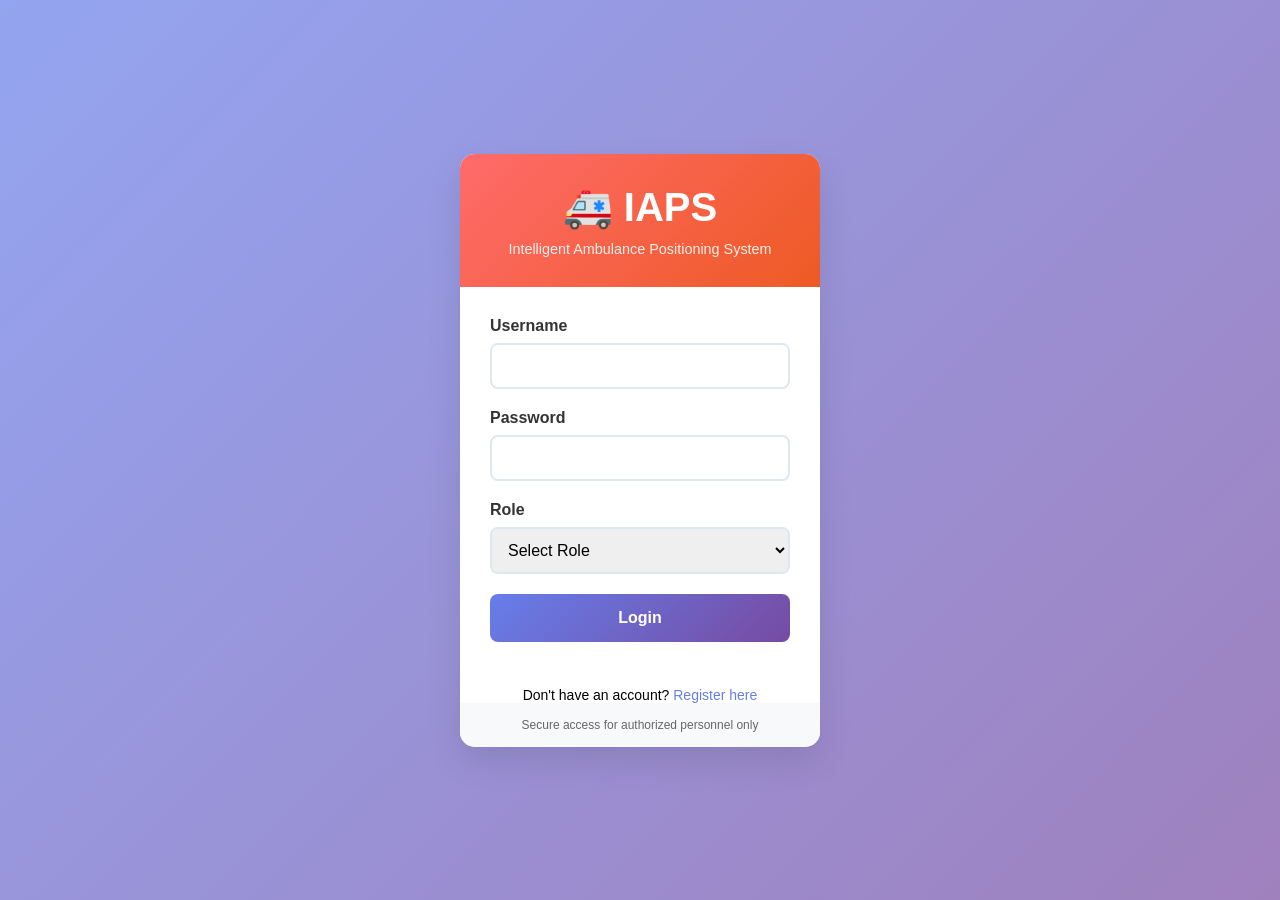
<file: index.html>
<!DOCTYPE html>
<html lang="en">
<head>
    <meta charset="UTF-8">
    <meta name="viewport" content="width=device-width, initial-scale=1.0">
    <title>Intelligent Ambulance Positioning System - Login</title>
    <link rel="stylesheet" href="styles.css">
</head>
<body>
    <div class="container">
        <div class="login-card">
            <div class="header">
                <h1>🚑 IAPS</h1>
                <p>Intelligent Ambulance Positioning System</p>
            </div>
            
            <form id="loginForm" class="login-form">
                <div class="form-group">
                    <label for="username">Username</label>
                    <input type="text" id="username" name="username" required>
                </div>
                
                <div class="form-group">
                    <label for="password">Password</label>
                    <input type="password" id="password" name="password" required>
                </div>
                
                <div class="form-group">
                    <label for="role">Role</label>
                    <select id="role" name="role" required>
                        <option value="">Select Role</option>
                        <option value="operator">Emergency Operator</option>
                        <option value="admin">Administrator</option>
                        <option value="analyst">Data Analyst</option>
                    </select>
                </div>
                
                <button type="submit" class="login-btn">Login</button>
                
                <div id="error-message" class="error-message"></div>
            </form>
            
            <div class="register-link">
                <p>Don't have an account? <a href="register.html">Register here</a></p>
            </div>
            
            <div class="footer">
                <p>Secure access for authorized personnel only</p>
            </div>
        </div>
    </div>
    
    <script src="script.js"></script>
</body>
</html>
</file>
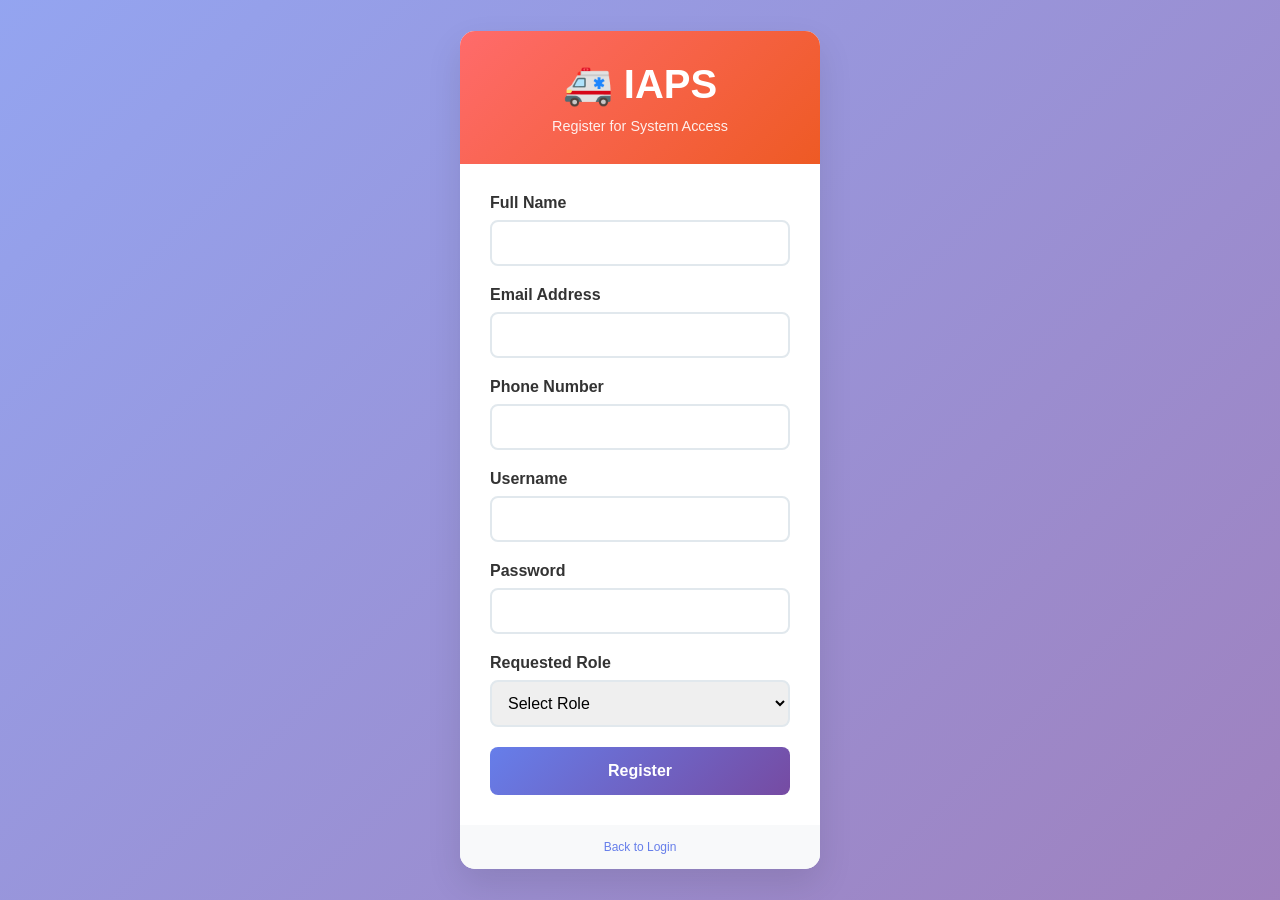
<file: register.html>
<!DOCTYPE html>
<html lang="en">
<head>
    <meta charset="UTF-8">
    <meta name="viewport" content="width=device-width, initial-scale=1.0">
    <title>IAPS - Register</title>
    <link rel="stylesheet" href="styles.css">
</head>
<body>
    <div class="container">
        <div class="login-card">
            <div class="header">
                <h1>🚑 IAPS</h1>
                <p>Register for System Access</p>
            </div>
            
            <form id="registerForm" class="login-form">
                <div class="form-group">
                    <label for="fullName">Full Name</label>
                    <input type="text" id="fullName" name="fullName" required>
                </div>
                
                <div class="form-group">
                    <label for="email">Email Address</label>
                    <input type="email" id="email" name="email" required>
                </div>
                
                <div class="form-group">
                    <label for="phone">Phone Number</label>
                    <input type="tel" id="phone" name="phone" required>
                </div>
                
                <div class="form-group">
                    <label for="newUsername">Username</label>
                    <input type="text" id="newUsername" name="newUsername" required>
                </div>
                
                <div class="form-group">
                    <label for="newPassword">Password</label>
                    <input type="password" id="newPassword" name="newPassword" required>
                </div>
                
                <div class="form-group">
                    <label for="requestedRole">Requested Role</label>
                    <select id="requestedRole" name="requestedRole" required>
                        <option value="">Select Role</option>
                        <option value="operator">Emergency Operator</option>
                        <option value="analyst">Data Analyst</option>
                    </select>
                </div>
                
                <button type="submit" class="login-btn">Register</button>
                
                <div id="error-message" class="error-message"></div>
                <div id="success-message" class="success-message"></div>
            </form>
            
            <div class="footer">
                <p><a href="index.html">Back to Login</a></p>
            </div>
        </div>
    </div>
    
    <script src="register.js"></script>
</body>
</html>
</file>
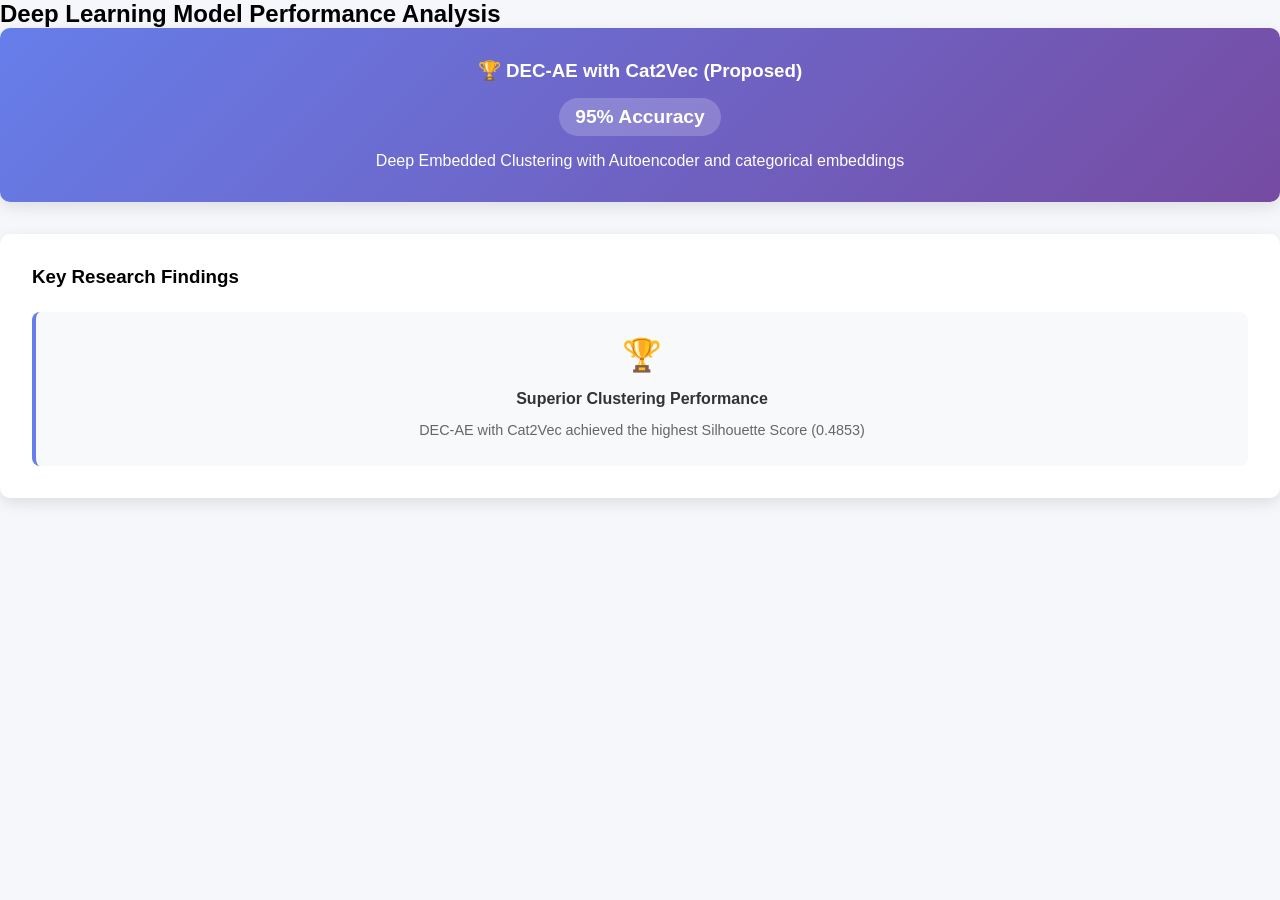
<file: test-analysis.html>
<!DOCTYPE html>
<html>
<head>
    <title>Model Analysis Test</title>
    <link rel="stylesheet" href="dashboard.css">
</head>
<body>
    <div id="analysis" class="content-section active">
        <h2>Deep Learning Model Performance Analysis</h2>
        
        <div class="analysis-overview">
            <div class="model-card featured">
                <h3>🏆 DEC-AE with Cat2Vec (Proposed)</h3>
                <div class="accuracy-badge">95% Accuracy</div>
                <p>Deep Embedded Clustering with Autoencoder and categorical embeddings</p>
            </div>
        </div>
        
        <div class="key-findings">
            <h3>Key Research Findings</h3>
            <div class="findings-grid">
                <div class="finding-card">
                    <div class="finding-icon">🏆</div>
                    <h4>Superior Clustering Performance</h4>
                    <p>DEC-AE with Cat2Vec achieved the highest Silhouette Score (0.4853)</p>
                </div>
            </div>
        </div>
    </div>
</body>
</html>
</file>
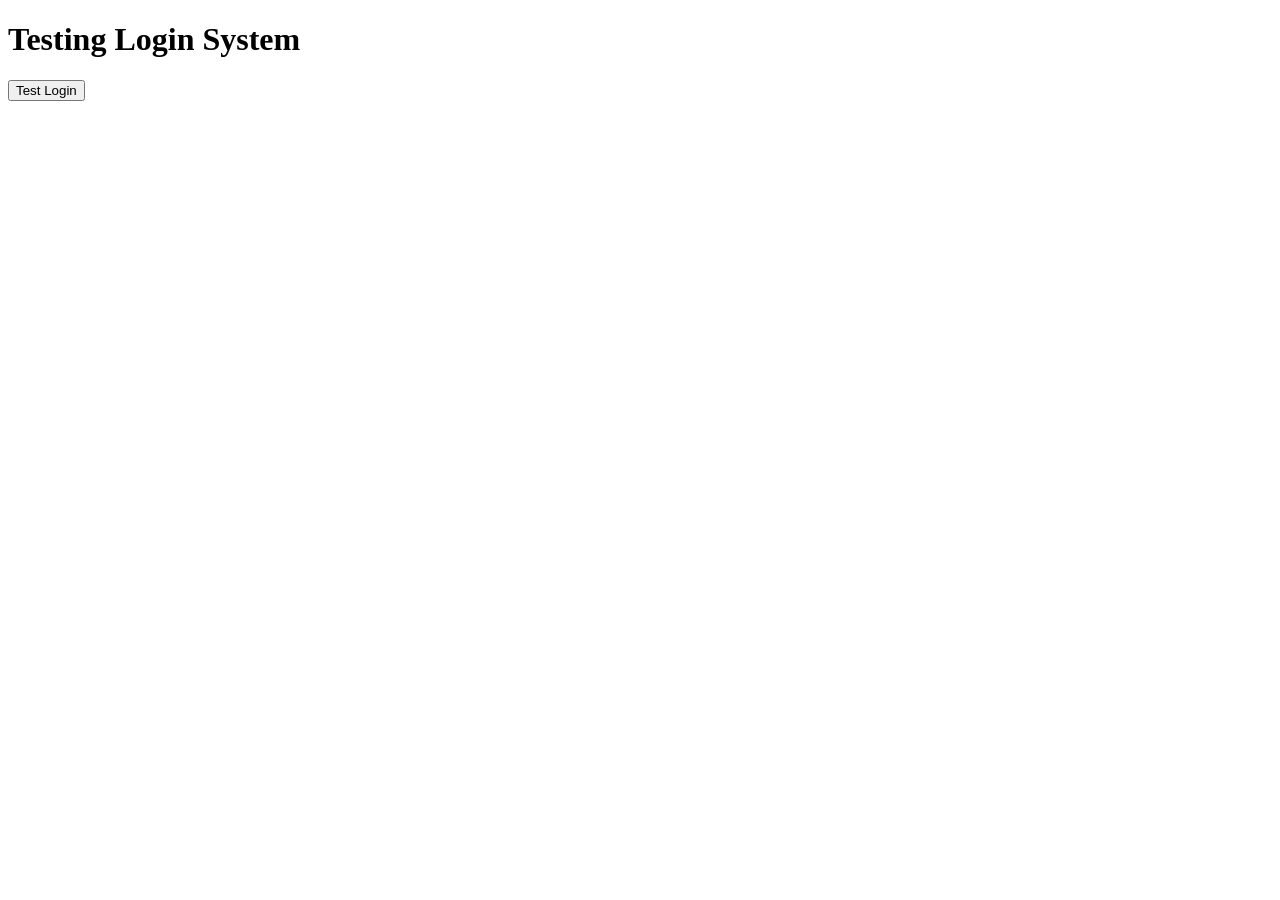
<file: test.html>
<!DOCTYPE html>
<html>
<head>
    <title>Login Test</title>
</head>
<body>
    <h1>Testing Login System</h1>
    <button onclick="testLogin()">Test Login</button>
    <div id="result"></div>
    
    <script>
        function simpleHash(str) {
            let hash = 0;
            for (let i = 0; i < str.length; i++) {
                const char = str.charCodeAt(i);
                hash = ((hash << 5) - hash) + char;
                hash = hash & hash;
            }
            return Math.abs(hash).toString(16);
        }
        
        function testLogin() {
            const users = {
                'admin': { 
                    password: simpleHash('admin123'),
                    role: 'admin' 
                }
            };
            
            const testHash = simpleHash('admin123');
            const storedHash = users['admin'].password;
            
            document.getElementById('result').innerHTML = `
                <p>Test Hash: ${testHash}</p>
                <p>Stored Hash: ${storedHash}</p>
                <p>Match: ${testHash === storedHash}</p>
            `;
        }
    </script>
</body>
</html>
</file>
<file: styles.css>
* {
    margin: 0;
    padding: 0;
    box-sizing: border-box;
}

body {
    font-family: 'Segoe UI', Tahoma, Geneva, Verdana, sans-serif;
    background: 
        linear-gradient(135deg, rgba(102, 126, 234, 0.7) 0%, rgba(118, 75, 162, 0.7) 100%),
        url('https://images.pexels.com/photos/263402/pexels-photo-263402.jpeg?auto=compress&cs=tinysrgb&w=1920&h=1080&fit=crop') no-repeat center center;
    background-size: cover;
    background-attachment: fixed;
    min-height: 100vh;
    display: flex;
    align-items: center;
    justify-content: center;
}

.container {
    width: 100%;
    max-width: 400px;
    padding: 20px;
}

.login-card {
    background: white;
    border-radius: 15px;
    box-shadow: 0 15px 35px rgba(0, 0, 0, 0.1);
    overflow: hidden;
}

.header {
    background: linear-gradient(135deg, #ff6b6b, #ee5a24);
    color: white;
    text-align: center;
    padding: 30px 20px;
}

.header h1 {
    font-size: 2.5rem;
    margin-bottom: 10px;
}

.header p {
    font-size: 0.9rem;
    opacity: 0.9;
}

.login-form {
    padding: 30px;
}

.form-group {
    margin-bottom: 20px;
}

.form-group label {
    display: block;
    margin-bottom: 8px;
    font-weight: 600;
    color: #333;
}

.form-group input,
.form-group select {
    width: 100%;
    padding: 12px;
    border: 2px solid #e1e8ed;
    border-radius: 8px;
    font-size: 16px;
    transition: border-color 0.3s;
}

.form-group input:focus,
.form-group select:focus {
    outline: none;
    border-color: #667eea;
}

.login-btn {
    width: 100%;
    background: linear-gradient(135deg, #667eea, #764ba2);
    color: white;
    border: none;
    padding: 15px;
    border-radius: 8px;
    font-size: 16px;
    font-weight: 600;
    cursor: pointer;
    transition: transform 0.2s;
}

.login-btn:hover {
    transform: translateY(-2px);
}

.error-message {
    color: #e74c3c;
    text-align: center;
    margin-top: 15px;
    font-size: 14px;
    display: none;
}

.register-link {
    text-align: center;
    margin-top: 15px;
    font-size: 14px;
}

.register-link a {
    color: #667eea;
    text-decoration: none;
}

.register-link a:hover {
    text-decoration: underline;
}

.footer {
    background: #f8f9fa;
    text-align: center;
    padding: 15px;
    color: #666;
    font-size: 12px;
}

.footer a {
    color: #667eea;
    text-decoration: none;
}

.footer a:hover {
    text-decoration: underline;
}

.success-message {
    color: #27ae60;
    text-align: center;
    margin-top: 15px;
    font-size: 14px;
    display: none;
}

@media (max-width: 480px) {
    .container {
        padding: 10px;
    }
    
    .header h1 {
        font-size: 2rem;
    }
    
    .login-form {
        padding: 20px;
    }
}
</file>
<file: dashboard.css>
* {
    margin: 0;
    padding: 0;
    box-sizing: border-box;
}

body {
    font-family: 'Segoe UI', Tahoma, Geneva, Verdana, sans-serif;
    background: #f5f7fa;
}

.navbar {
    background: linear-gradient(135deg, #667eea, #764ba2);
    color: white;
    padding: 1rem 2rem;
    display: flex;
    justify-content: space-between;
    align-items: center;
    box-shadow: 0 2px 10px rgba(0,0,0,0.1);
}

.nav-brand {
    font-size: 1.5rem;
    font-weight: bold;
}

.nav-user {
    display: flex;
    align-items: center;
    gap: 1rem;
}

.logout-btn {
    background: rgba(255,255,255,0.2);
    color: white;
    border: none;
    padding: 0.5rem 1rem;
    border-radius: 5px;
    cursor: pointer;
}

.dashboard-container {
    display: flex;
    min-height: calc(100vh - 70px);
}

.sidebar {
    width: 250px;
    background: white;
    box-shadow: 2px 0 10px rgba(0,0,0,0.1);
}

.nav-menu {
    list-style: none;
    padding: 1rem 0;
}

.nav-link {
    display: block;
    padding: 1rem 1.5rem;
    color: #333;
    text-decoration: none;
    transition: background 0.3s;
}

.nav-link:hover,
.nav-link.active {
    background: #667eea;
    color: white;
}

.main-content {
    flex: 1;
    padding: 2rem;
}

.content-section {
    display: none;
}

.content-section.active {
    display: block;
}

.stats-grid {
    display: grid;
    grid-template-columns: repeat(auto-fit, minmax(200px, 1fr));
    gap: 1.5rem;
    margin-top: 2rem;
}

.stat-card {
    background: white;
    padding: 2rem;
    border-radius: 10px;
    box-shadow: 0 5px 15px rgba(0,0,0,0.1);
    text-align: center;
}

.stat-number {
    font-size: 2.5rem;
    font-weight: bold;
    color: #667eea;
    margin-top: 0.5rem;
}

.cluster-controls {
    display: flex;
    gap: 1rem;
    align-items: center;
    margin-bottom: 2rem;
    flex-wrap: wrap;
}

.cluster-controls select {
    padding: 0.5rem;
    border: 1px solid #ddd;
    border-radius: 5px;
}

.cluster-visualization {
    background: white;
    border-radius: 10px;
    padding: 2rem;
    margin-bottom: 2rem;
    box-shadow: 0 5px 15px rgba(0,0,0,0.1);
}

.detailed-cluster-map {
    position: relative;
}

#leaflet-map,
#positioning-map {
    height: 500px;
    width: 100%;
    border-radius: 10px;
    margin: 1rem 0;
    border: 2px solid #dee2e6;
    z-index: 1;
}

.positioning-legend {
    background: white;
    padding: 1rem;
    border-radius: 8px;
    box-shadow: 0 3px 10px rgba(0,0,0,0.1);
    margin-top: 1rem;
}

.ambulance-marker {
    background: none;
    border: none;
    font-size: 24px;
    text-align: center;
    line-height: 1;
}

.ambulance-marker.pulsing {
    animation: pulse-ambulance 1s ease-in-out;
}

.ambulance-marker.highlighted {
    filter: brightness(1.5) drop-shadow(0 0 10px #ffff00);
}

@keyframes pulse-ambulance {
    0%, 100% { transform: scale(1); }
    50% { transform: scale(1.3); }
}

.positions-table {
    background: white;
    padding: 1.5rem;
    border-radius: 10px;
    box-shadow: 0 5px 15px rgba(0,0,0,0.1);
    margin-top: 1rem;
}

.positions-grid {
    display: grid;
    grid-template-columns: repeat(auto-fit, minmax(280px, 1fr));
    gap: 1rem;
    margin-top: 1rem;
}

.position-card {
    border: 2px solid #dee2e6;
    border-radius: 8px;
    padding: 1rem;
    background: #f8f9fa;
}

.position-card.optimal {
    border-color: #27ae60;
    background: rgba(39, 174, 96, 0.05);
}

.position-card.current {
    border-color: #e74c3c;
    background: rgba(231, 76, 60, 0.05);
}

.position-header {
    display: flex;
    justify-content: space-between;
    align-items: center;
    margin-bottom: 0.75rem;
    padding-bottom: 0.5rem;
    border-bottom: 1px solid #dee2e6;
}

.position-id {
    font-size: 1.2rem;
    font-weight: bold;
    color: #333;
}

.position-type {
    padding: 0.25rem 0.5rem;
    border-radius: 4px;
    font-size: 0.8rem;
    font-weight: 600;
}

.position-card.optimal .position-type {
    background: #27ae60;
    color: white;
}

.position-card.current .position-type {
    background: #e74c3c;
    color: white;
}

.position-details p {
    margin-bottom: 0.5rem;
    font-size: 0.9rem;
    color: #555;
}

.position-details strong {
    color: #333;
}

.project-info {
    background: white;
    padding: 2rem;
    border-radius: 10px;
    box-shadow: 0 5px 15px rgba(0,0,0,0.1);
    margin-bottom: 2rem;
}

.project-header {
    text-align: center;
    margin-bottom: 2rem;
    padding-bottom: 1rem;
    border-bottom: 2px solid #667eea;
}

.project-header h3 {
    color: #333;
    font-size: 1.8rem;
    margin-bottom: 0.5rem;
}

.project-subtitle {
    color: #666;
    font-size: 1.1rem;
    font-style: italic;
}

.project-description {
    display: grid;
    grid-template-columns: repeat(auto-fit, minmax(300px, 1fr));
    gap: 1.5rem;
}

.description-card {
    background: #f8f9fa;
    padding: 1.5rem;
    border-radius: 8px;
    border-left: 4px solid #667eea;
}

.description-card h4 {
    color: #333;
    margin-bottom: 0.75rem;
    font-size: 1.1rem;
}

.description-card p {
    color: #555;
    line-height: 1.6;
    font-size: 0.95rem;
}

.map-grid-overlay {
    position: absolute;
    top: 0;
    left: 0;
    width: 100%;
    height: 100%;
    background-image: 
        linear-gradient(rgba(0, 0, 0, 0.05) 1px, transparent 1px),
        linear-gradient(90deg, rgba(0, 0, 0, 0.05) 1px, transparent 1px);
    background-size: 25px 25px;
    pointer-events: none;
}

.accident-cluster {
    position: absolute;
    cursor: pointer;
    transition: all 0.3s ease;
}

.accident-cluster:hover {
    transform: scale(1.1);
    z-index: 10;
}

.cluster-center {
    width: 12px;
    height: 12px;
    border-radius: 50%;
    position: absolute;
    top: 50%;
    left: 50%;
    transform: translate(-50%, -50%);
    z-index: 3;
    box-shadow: 0 2px 8px rgba(0,0,0,0.5);
    border: 2px solid white;
}

.cluster-radius {
    width: 60px;
    height: 60px;
    border-radius: 50%;
    position: absolute;
    top: 50%;
    left: 50%;
    transform: translate(-50%, -50%);
    opacity: 0.3;
    animation: pulse-cluster 3s infinite;
    border: 2px solid rgba(255,255,255,0.5);
}

@keyframes pulse-cluster {
    0%, 100% { transform: translate(-50%, -50%) scale(1); opacity: 0.4; }
    50% { transform: translate(-50%, -50%) scale(1.2); opacity: 0.6; }
}

.accident-cluster.high-risk .cluster-center {
    background: #e74c3c;
}

.accident-cluster.high-risk .cluster-radius {
    background: #e74c3c;
    width: 80px;
    height: 80px;
}

.accident-cluster.medium-risk .cluster-center {
    background: #f39c12;
}

.accident-cluster.medium-risk .cluster-radius {
    background: #f39c12;
    width: 65px;
    height: 65px;
}

.accident-cluster.low-risk .cluster-center {
    background: #27ae60;
}

.accident-cluster.low-risk .cluster-radius {
    background: #27ae60;
    width: 50px;
    height: 50px;
}

.cluster-info {
    position: absolute;
    top: -70px;
    left: 50%;
    transform: translateX(-50%);
    background: white;
    padding: 0.75rem;
    border-radius: 8px;
    box-shadow: 0 4px 12px rgba(0,0,0,0.2);
    font-size: 0.8rem;
    white-space: nowrap;
    opacity: 0;
    pointer-events: none;
    transition: opacity 0.3s;
    z-index: 20;
    border: 2px solid;
}

.accident-cluster.high-risk .cluster-info {
    border-color: #e74c3c;
}

.accident-cluster.medium-risk .cluster-info {
    border-color: #f39c12;
}

.accident-cluster.low-risk .cluster-info {
    border-color: #27ae60;
}

.accident-cluster:hover .cluster-info {
    opacity: 1;
}

.accident-point {
    position: absolute;
    width: 6px;
    height: 6px;
    background: #333;
    border-radius: 50%;
    transform: translate(-50%, -50%);
    box-shadow: 0 1px 3px rgba(0,0,0,0.3);
    animation: blink 2s infinite;
}

@keyframes blink {
    0%, 100% { opacity: 1; }
    50% { opacity: 0.3; }
}

.detailed-legend {
    position: absolute;
    top: 1rem;
    right: 1rem;
    background: white;
    padding: 1.5rem;
    border-radius: 10px;
    box-shadow: 0 4px 15px rgba(0,0,0,0.2);
    border: 1px solid #dee2e6;
}

.detailed-legend h4 {
    margin-bottom: 1rem;
    color: #333;
    border-bottom: 2px solid #667eea;
    padding-bottom: 0.5rem;
}

.legend-items {
    display: flex;
    flex-direction: column;
    gap: 0.75rem;
}

.legend-item {
    display: flex;
    align-items: center;
    gap: 0.75rem;
    font-size: 0.9rem;
}

.legend-cluster {
    width: 20px;
    height: 20px;
    border-radius: 50%;
    position: relative;
}

.legend-cluster.high-risk { background: #e74c3c; }
.legend-cluster.medium-risk { background: #f39c12; }
.legend-cluster.low-risk { background: #27ae60; }

.legend-point {
    width: 8px;
    height: 8px;
    background: #333;
    border-radius: 50%;
}

.cluster-statistics {
    background: white;
    padding: 2rem;
    border-radius: 10px;
    box-shadow: 0 5px 15px rgba(0,0,0,0.1);
}

.cluster-statistics .stats-grid {
    display: grid;
    grid-template-columns: repeat(auto-fit, minmax(120px, 1fr));
    gap: 1.5rem;
    margin-top: 1rem;
}

.stat-item {
    text-align: center;
    padding: 1rem;
    background: #f8f9fa;
    border-radius: 8px;
    border-left: 4px solid #667eea;
}

.stat-number {
    font-size: 2rem;
    font-weight: bold;
    color: #667eea;
    margin-bottom: 0.5rem;
}

.stat-label {
    font-size: 0.9rem;
    color: #666;
    font-weight: 500;
}

.positioning-controls {
    margin-top: 2rem;
    display: flex;
    gap: 1rem;
}

.btn-primary,
.btn-secondary {
    padding: 1rem 2rem;
    border: none;
    border-radius: 8px;
    cursor: pointer;
    font-size: 1rem;
    transition: background 0.3s;
}

.btn-primary {
    background: #667eea;
    color: white;
    width: 100%;
}

.btn-primary:hover {
    background: #5a6fd8;
}

.btn-secondary {
    background: #e9ecef;
    color: #333;
}

.data-types {
    display: grid;
    grid-template-columns: repeat(auto-fit, minmax(250px, 1fr));
    gap: 1rem;
    margin-bottom: 2rem;
}

.data-type-card {
    background: white;
    padding: 1.5rem;
    border-radius: 10px;
    box-shadow: 0 3px 10px rgba(0,0,0,0.1);
    cursor: pointer;
    transition: transform 0.2s, box-shadow 0.2s;
    border: 2px solid transparent;
}

.data-type-card:hover {
    transform: translateY(-2px);
    box-shadow: 0 5px 20px rgba(0,0,0,0.15);
}

.data-type-card.selected {
    border-color: #667eea;
    background: rgba(102, 126, 234, 0.05);
}

.upload-container {
    display: grid;
    grid-template-columns: 2fr 1fr;
    gap: 2rem;
}

.upload-section {
    background: white;
    padding: 2rem;
    border-radius: 10px;
    box-shadow: 0 5px 15px rgba(0,0,0,0.1);
}

.upload-area {
    text-align: center;
    margin-bottom: 2rem;
}

.upload-label {
    display: inline-block;
    padding: 2rem;
    border: 2px dashed #667eea;
    border-radius: 10px;
    cursor: pointer;
    transition: background 0.3s;
    width: 100%;
}

.upload-label:hover {
    background: rgba(102, 126, 234, 0.1);
}

.file-info {
    margin-top: 0.5rem;
    font-size: 0.9rem;
    color: #666;
}

#file-input {
    display: none;
}

.metadata-form {
    border-top: 1px solid #eee;
    padding-top: 1.5rem;
    margin-bottom: 1.5rem;
}

.form-row {
    display: grid;
    grid-template-columns: 1fr 1fr;
    gap: 1rem;
    margin-bottom: 1rem;
}

.form-group {
    display: flex;
    flex-direction: column;
}

.form-group label {
    margin-bottom: 0.5rem;
    font-weight: 600;
    color: #333;
}

.form-group input,
.form-group select {
    padding: 0.75rem;
    border: 1px solid #ddd;
    border-radius: 5px;
    font-size: 0.9rem;
}

.validation-panel {
    background: white;
    padding: 2rem;
    border-radius: 10px;
    box-shadow: 0 5px 15px rgba(0,0,0,0.1);
}

.validation-results {
    background: #f8f9fa;
    padding: 1rem;
    border-radius: 5px;
    margin-bottom: 1.5rem;
    min-height: 100px;
}

.processing-queue {
    border-top: 1px solid #eee;
    padding-top: 1rem;
}

.queue-item {
    display: flex;
    justify-content: space-between;
    align-items: center;
    padding: 0.5rem;
    background: #f8f9fa;
    border-radius: 5px;
    margin-bottom: 0.5rem;
}

.status-indicator {
    padding: 0.25rem 0.5rem;
    border-radius: 3px;
    font-size: 0.8rem;
    font-weight: 600;
}

.status-processing { background: #fff3cd; color: #856404; }
.status-completed { background: #d4edda; color: #155724; }
.status-error { background: #f8d7da; color: #721c24; }

.user-management {
    background: white;
    padding: 2rem;
    border-radius: 10px;
    box-shadow: 0 5px 15px rgba(0,0,0,0.1);
}

.user-card {
    background: #f8f9fa;
    padding: 1rem;
    border-radius: 8px;
    margin-bottom: 1rem;
    display: flex;
    justify-content: space-between;
    align-items: center;
}

.user-info {
    flex: 1;
}

.user-actions {
    display: flex;
    gap: 0.5rem;
}

.btn-approve {
    background: #27ae60;
    color: white;
    border: none;
    padding: 0.5rem 1rem;
    border-radius: 5px;
    cursor: pointer;
}

.btn-reject {
    background: #e74c3c;
    color: white;
    border: none;
    padding: 0.5rem 1rem;
    border-radius: 5px;
    cursor: pointer;
}

.admin-only,
.operator-only,
.analyst-only {
    display: none;
}

.emergency-overview {
    margin-bottom: 2rem;
}

.emergency-stats {
    display: grid;
    grid-template-columns: repeat(auto-fit, minmax(200px, 1fr));
    gap: 1rem;
    margin-bottom: 2rem;
}

.emergency-card {
    background: white;
    padding: 1.5rem;
    border-radius: 10px;
    box-shadow: 0 3px 10px rgba(0,0,0,0.1);
    text-align: center;
    border-left: 4px solid #667eea;
}

.emergency-card.urgent {
    border-left-color: #e74c3c;
    background: rgba(231, 76, 60, 0.05);
}

.emergency-number {
    font-size: 2.5rem;
    font-weight: bold;
    color: #667eea;
    margin: 0.5rem 0;
}

.emergency-card.urgent .emergency-number {
    color: #e74c3c;
}

.dispatch-panel,
.ambulance-status {
    background: white;
    padding: 2rem;
    border-radius: 10px;
    box-shadow: 0 5px 15px rgba(0,0,0,0.1);
    margin-bottom: 2rem;
}

.call-queue {
    display: flex;
    flex-direction: column;
    gap: 1rem;
    margin-top: 1rem;
}

.call-item {
    display: flex;
    justify-content: space-between;
    align-items: center;
    padding: 1rem;
    border-radius: 8px;
    border-left: 4px solid #f39c12;
}

.call-item.priority-high {
    border-left-color: #e74c3c;
    background: rgba(231, 76, 60, 0.05);
}

.call-item.priority-medium {
    border-left-color: #f39c12;
    background: rgba(243, 156, 18, 0.05);
}

.call-item.priority-low {
    border-left-color: #27ae60;
    background: rgba(39, 174, 96, 0.05);
}

.call-info {
    flex: 1;
}

.call-info strong {
    color: #333;
    font-size: 1.1rem;
}

.call-info p {
    margin: 0.25rem 0;
    color: #666;
    font-size: 0.9rem;
}

.call-actions {
    display: flex;
    gap: 0.5rem;
}

.btn-dispatch {
    background: #e74c3c;
    color: white;
    border: none;
    padding: 0.5rem 1rem;
    border-radius: 5px;
    cursor: pointer;
    font-weight: 600;
}

.btn-dispatch:hover {
    background: #c0392b;
}

.fleet-grid {
    display: grid;
    grid-template-columns: repeat(auto-fit, minmax(200px, 1fr));
    gap: 1rem;
    margin-top: 1rem;
}

.ambulance-unit {
    background: #f8f9fa;
    padding: 1rem;
    border-radius: 8px;
    text-align: center;
    border: 2px solid #dee2e6;
}

.ambulance-unit.available {
    border-color: #27ae60;
    background: rgba(39, 174, 96, 0.05);
}

.ambulance-unit.dispatched {
    border-color: #f39c12;
    background: rgba(243, 156, 18, 0.05);
}

.ambulance-unit.maintenance {
    border-color: #e74c3c;
    background: rgba(231, 76, 60, 0.05);
}

.unit-id {
    font-size: 1.5rem;
    font-weight: bold;
    color: #333;
}

.unit-status {
    font-weight: 600;
    margin: 0.5rem 0;
}

.ambulance-unit.available .unit-status {
    color: #27ae60;
}

.ambulance-unit.dispatched .unit-status {
    color: #f39c12;
}

.ambulance-unit.maintenance .unit-status {
    color: #e74c3c;
}

.unit-location {
    font-size: 0.9rem;
    color: #666;
}

.research-dashboard {
    display: grid;
    grid-template-columns: 1fr 1fr;
    gap: 2rem;
    margin-bottom: 2rem;
}

.research-controls,
.experiment-results {
    background: white;
    padding: 2rem;
    border-radius: 10px;
    box-shadow: 0 5px 15px rgba(0,0,0,0.1);
}

.control-grid {
    display: grid;
    grid-template-columns: 1fr 1fr;
    gap: 1rem;
    margin: 1rem 0;
}

.control-group {
    display: flex;
    flex-direction: column;
    gap: 0.5rem;
}

.control-group label {
    font-weight: 600;
    color: #333;
}

.control-group input,
.control-group select {
    padding: 0.5rem;
    border: 1px solid #ddd;
    border-radius: 5px;
}

.metrics-comparison-live {
    display: grid;
    gap: 1rem;
    margin-top: 1rem;
}

.metric-result {
    background: #f8f9fa;
    padding: 1rem;
    border-radius: 8px;
    text-align: center;
    border-left: 4px solid #667eea;
}

.score-display {
    font-size: 2rem;
    font-weight: bold;
    color: #667eea;
    margin: 0.5rem 0;
}

.score-change {
    font-size: 0.9rem;
    color: #27ae60;
    font-weight: 600;
}

.hypothesis-testing,
.report-generator,
.insights-panel,
.research-publications {
    background: white;
    padding: 2rem;
    border-radius: 10px;
    box-shadow: 0 5px 15px rgba(0,0,0,0.1);
    margin-bottom: 2rem;
}

.stats-tools {
    display: grid;
    grid-template-columns: repeat(auto-fit, minmax(250px, 1fr));
    gap: 1rem;
    margin-top: 1rem;
}

.tool-card {
    background: #f8f9fa;
    padding: 1.5rem;
    border-radius: 8px;
    text-align: center;
    border: 1px solid #dee2e6;
}

.tool-card h4 {
    color: #333;
    margin-bottom: 0.5rem;
}

.tool-card p {
    color: #666;
    margin-bottom: 1rem;
    font-size: 0.9rem;
}

.report-options {
    display: grid;
    grid-template-columns: repeat(auto-fit, minmax(200px, 1fr));
    gap: 1rem;
    margin: 1rem 0;
    align-items: end;
}

.option-group {
    display: flex;
    flex-direction: column;
    gap: 0.5rem;
}

.insights-grid {
    display: grid;
    grid-template-columns: repeat(auto-fit, minmax(280px, 1fr));
    gap: 1rem;
    margin-top: 1rem;
}

.insight-card {
    background: #f8f9fa;
    padding: 1.5rem;
    border-radius: 8px;
    border-left: 4px solid #667eea;
}

.insight-icon {
    font-size: 2rem;
    margin-bottom: 0.5rem;
}

.insight-card h4 {
    color: #333;
    margin-bottom: 0.5rem;
}

.insight-card p {
    color: #555;
    margin-bottom: 0.75rem;
    line-height: 1.4;
}

.insight-confidence {
    font-size: 0.8rem;
    color: #27ae60;
    font-weight: 600;
}

.publication-list {
    margin-top: 1rem;
}

.publication-item {
    background: #f8f9fa;
    padding: 1.5rem;
    border-radius: 8px;
    margin-bottom: 1rem;
    border-left: 4px solid #667eea;
}

.publication-item h4 {
    color: #333;
    margin-bottom: 0.5rem;
}

.publication-item p {
    color: #666;
    margin-bottom: 0.75rem;
}

.publication-metrics {
    display: flex;
    gap: 1rem;
    font-size: 0.9rem;
}

.publication-metrics span {
    background: #e9ecef;
    padding: 0.25rem 0.5rem;
    border-radius: 4px;
    color: #495057;
}

.accident-form-container {
    display: grid;
    grid-template-columns: 2fr 1fr;
    gap: 2rem;
    margin-top: 1rem;
}

.accident-form {
    background: white;
    padding: 2rem;
    border-radius: 10px;
    box-shadow: 0 5px 15px rgba(0,0,0,0.1);
}

.form-section {
    margin-bottom: 2rem;
    padding-bottom: 1.5rem;
    border-bottom: 1px solid #eee;
}

.form-section:last-of-type {
    border-bottom: none;
}

.form-section h3 {
    color: #333;
    margin-bottom: 1rem;
    font-size: 1.1rem;
}

.form-actions {
    display: flex;
    gap: 1rem;
    margin-top: 2rem;
}

.form-actions .btn-primary,
.form-actions .btn-secondary {
    flex: 1;
}

.data-preview {
    background: white;
    padding: 2rem;
    border-radius: 10px;
    box-shadow: 0 5px 15px rgba(0,0,0,0.1);
    height: fit-content;
    position: sticky;
    top: 2rem;
}

.data-preview h3 {
    color: #333;
    margin-bottom: 1rem;
    border-bottom: 2px solid #667eea;
    padding-bottom: 0.5rem;
}

.analysis-item {
    background: #f8f9fa;
    padding: 0.75rem;
    border-radius: 5px;
    margin-bottom: 0.5rem;
    border-left: 3px solid #667eea;
}

.risk-indicator {
    display: inline-block;
    padding: 0.25rem 0.5rem;
    border-radius: 3px;
    font-size: 0.8rem;
    font-weight: 600;
    margin-left: 0.5rem;
}

.risk-low { background: #d4edda; color: #155724; }
.risk-medium { background: #fff3cd; color: #856404; }
.risk-high { background: #f8d7da; color: #721c24; }

.analysis-overview {
    margin-bottom: 2rem;
}

#analysis {
    display: none;
}

#analysis.active {
    display: block;
}

.model-card {
    background: white;
    padding: 2rem;
    border-radius: 10px;
    box-shadow: 0 5px 15px rgba(0,0,0,0.1);
    text-align: center;
    position: relative;
}

.model-card.featured {
    background: linear-gradient(135deg, #667eea, #764ba2);
    color: white;
}

.accuracy-badge {
    background: rgba(255,255,255,0.2);
    padding: 0.5rem 1rem;
    border-radius: 20px;
    display: inline-block;
    margin: 1rem 0;
    font-weight: bold;
    font-size: 1.2rem;
}

.metrics-comparison {
    background: white;
    padding: 2rem;
    border-radius: 10px;
    box-shadow: 0 5px 15px rgba(0,0,0,0.1);
    margin-bottom: 2rem;
}

.metrics-grid {
    display: grid;
    grid-template-columns: repeat(auto-fit, minmax(300px, 1fr));
    gap: 1.5rem;
    margin-top: 1.5rem;
}

.metric-card {
    background: #f8f9fa;
    padding: 1.5rem;
    border-radius: 8px;
    border: 1px solid #e9ecef;
}

.metric-card h4 {
    color: #333;
    margin-bottom: 1rem;
    text-align: center;
}

.metric-bars {
    display: flex;
    flex-direction: column;
    gap: 0.75rem;
}

.metric-bar {
    display: flex;
    align-items: center;
    gap: 1rem;
}

.model-name {
    min-width: 120px;
    font-size: 0.9rem;
    font-weight: 500;
}

.bar-container {
    flex: 1;
    display: flex;
    align-items: center;
    gap: 0.5rem;
}

.bar {
    height: 20px;
    background: #667eea;
    border-radius: 10px;
    transition: width 0.3s ease;
}

.bar.best {
    background: #27ae60;
}

.value {
    font-weight: bold;
    color: #333;
    min-width: 60px;
}

.key-findings {
    background: white;
    padding: 2rem;
    border-radius: 10px;
    box-shadow: 0 5px 15px rgba(0,0,0,0.1);
    margin-bottom: 2rem;
}

.findings-grid {
    display: grid;
    grid-template-columns: repeat(auto-fit, minmax(250px, 1fr));
    gap: 1.5rem;
    margin-top: 1.5rem;
}

.finding-card {
    background: #f8f9fa;
    padding: 1.5rem;
    border-radius: 8px;
    text-align: center;
    border-left: 4px solid #667eea;
}

.finding-icon {
    font-size: 2rem;
    margin-bottom: 1rem;
}

.finding-card h4 {
    color: #333;
    margin-bottom: 0.75rem;
}

.finding-card p {
    color: #666;
    font-size: 0.9rem;
    line-height: 1.5;
}

.technical-details {
    background: white;
    padding: 2rem;
    border-radius: 10px;
    box-shadow: 0 5px 15px rgba(0,0,0,0.1);
}

.tech-grid {
    display: grid;
    grid-template-columns: repeat(auto-fit, minmax(250px, 1fr));
    gap: 1.5rem;
    margin-top: 1.5rem;
}

.tech-card {
    background: linear-gradient(135deg, #f8f9fa, #e9ecef);
    padding: 1.5rem;
    border-radius: 8px;
    border: 1px solid #dee2e6;
}

.tech-card h4 {
    color: #333;
    margin-bottom: 0.75rem;
    font-size: 1rem;
}

.tech-card p {
    color: #666;
    font-size: 0.9rem;
    line-height: 1.4;
}

.positioning-overview {
    margin-bottom: 2rem;
}

.system-status {
    display: grid;
    grid-template-columns: repeat(auto-fit, minmax(200px, 1fr));
    gap: 1rem;
    margin-bottom: 2rem;
}

.status-card {
    background: white;
    padding: 1.5rem;
    border-radius: 10px;
    box-shadow: 0 3px 10px rgba(0,0,0,0.1);
    text-align: center;
}

.accuracy-display,
.time-display {
    font-size: 2rem;
    font-weight: bold;
    color: #27ae60;
    margin: 0.5rem 0;
}

.positioning-results {
    display: grid;
    grid-template-columns: 2fr 1fr;
    gap: 2rem;
    margin-top: 2rem;
}

.map-container {
    background: white;
    border-radius: 10px;
    box-shadow: 0 5px 15px rgba(0,0,0,0.1);
    overflow: hidden;
}

.positioning-map {
    padding: 1.5rem;
}

.map-visualization {
    position: relative;
    background: linear-gradient(135deg, #f8f9fa, #e9ecef);
    border-radius: 8px;
    height: 400px;
    margin-top: 1rem;
    overflow: hidden;
}

.map-grid {
    position: relative;
    width: 100%;
    height: 100%;
    background-image: 
        linear-gradient(rgba(102, 126, 234, 0.1) 1px, transparent 1px),
        linear-gradient(90deg, rgba(102, 126, 234, 0.1) 1px, transparent 1px);
    background-size: 20px 20px;
}

.position-marker {
    position: absolute;
    cursor: pointer;
    transition: transform 0.3s;
}

.position-marker:hover {
    transform: scale(1.1);
}

.position-marker[data-position="1"] { top: 20%; left: 25%; }
.position-marker[data-position="2"] { top: 60%; left: 45%; }
.position-marker[data-position="3"] { top: 35%; left: 70%; }
.position-marker[data-position="4"] { top: 75%; left: 20%; }

.marker-icon {
    font-size: 2rem;
    display: block;
    text-align: center;
    filter: drop-shadow(2px 2px 4px rgba(0,0,0,0.3));
}

.position-marker.optimal .marker-icon {
    animation: pulse 2s infinite;
}

@keyframes pulse {
    0%, 100% { transform: scale(1); }
    50% { transform: scale(1.1); }
}

.marker-info {
    position: absolute;
    top: -80px;
    left: 50%;
    transform: translateX(-50%);
    background: white;
    padding: 0.75rem;
    border-radius: 8px;
    box-shadow: 0 3px 10px rgba(0,0,0,0.2);
    font-size: 0.8rem;
    white-space: nowrap;
    opacity: 0;
    pointer-events: none;
    transition: opacity 0.3s;
    z-index: 10;
}

.position-marker:hover .marker-info {
    opacity: 1;
}

.cluster-zone {
    position: absolute;
    border-radius: 50%;
    opacity: 0.3;
    display: flex;
    align-items: center;
    justify-content: center;
}

.cluster-zone.high-risk {
    background: #e74c3c;
    width: 120px;
    height: 120px;
    top: 15%;
    left: 15%;
}

.cluster-zone.medium-risk {
    background: #f39c12;
    width: 100px;
    height: 100px;
    top: 50%;
    left: 60%;
}

.zone-label {
    color: white;
    font-weight: bold;
    font-size: 0.7rem;
    text-align: center;
}

.map-legend {
    position: absolute;
    top: 1rem;
    right: 1rem;
    background: white;
    padding: 1rem;
    border-radius: 8px;
    box-shadow: 0 3px 10px rgba(0,0,0,0.2);
    font-size: 0.8rem;
}

.legend-items {
    display: flex;
    flex-direction: column;
    gap: 0.5rem;
    margin-top: 0.5rem;
}

.legend-item {
    display: flex;
    align-items: center;
    gap: 0.5rem;
}

.legend-marker {
    font-size: 1.2rem;
}

.positioning-analytics {
    background: white;
    padding: 1.5rem;
    border-radius: 10px;
    box-shadow: 0 5px 15px rgba(0,0,0,0.1);
}

.analytics-grid {
    display: grid;
    gap: 1rem;
    margin: 1rem 0;
}

.analytics-card {
    background: #f8f9fa;
    padding: 1rem;
    border-radius: 8px;
    text-align: center;
    border-left: 4px solid #667eea;
}

.metric-value {
    font-size: 1.8rem;
    font-weight: bold;
    color: #27ae60;
    margin: 0.5rem 0;
}

.positioning-recommendations {
    margin-top: 1.5rem;
    padding-top: 1rem;
    border-top: 1px solid #eee;
}

.recommendation-list {
    display: flex;
    flex-direction: column;
    gap: 0.75rem;
    margin-top: 1rem;
}

.recommendation-item {
    display: flex;
    align-items: flex-start;
    gap: 0.75rem;
    padding: 0.75rem;
    background: #f8f9fa;
    border-radius: 8px;
}

.rec-icon {
    font-size: 1.2rem;
    margin-top: 0.2rem;
}

.rec-content {
    flex: 1;
}

.rec-content strong {
    color: #333;
}

.rec-content small {
    color: #666;
}

@media (max-width: 768px) {
    .upload-container,
    .accident-form-container,
    .positioning-results,
    .research-dashboard {
        grid-template-columns: 1fr;
    }
    
    .project-description,
    .control-grid,
    .report-options {
        grid-template-columns: 1fr;
    }
    
    .stats-tools,
    .insights-grid {
        grid-template-columns: 1fr;
    }
}
    
    .form-row {
        grid-template-columns: 1fr;
    }
    
    .user-card {
        flex-direction: column;
        align-items: flex-start;
        gap: 1rem;
    }
    
    .data-preview {
        position: static;
    }
    
    .form-actions {
        flex-direction: column;
    }
    
    .metrics-grid,
    .findings-grid,
    .tech-grid,
    .system-status {
        grid-template-columns: 1fr;
    }
    
    .metric-bar {
        flex-direction: column;
        align-items: flex-start;
        gap: 0.5rem;
    }
    
    .bar-container {
        width: 100%;
    }
    
    .map-legend,
    .detailed-legend {
        position: static;
        margin-top: 1rem;
    }
    
    .marker-info,
    .cluster-info {
        position: static;
        opacity: 1;
        margin-top: 0.5rem;
        transform: none;
    }
    
    .cluster-controls {
        flex-direction: column;
        align-items: stretch;
    }
    
    .map-container-detailed {
        height: 400px;
    }
}
</file>
